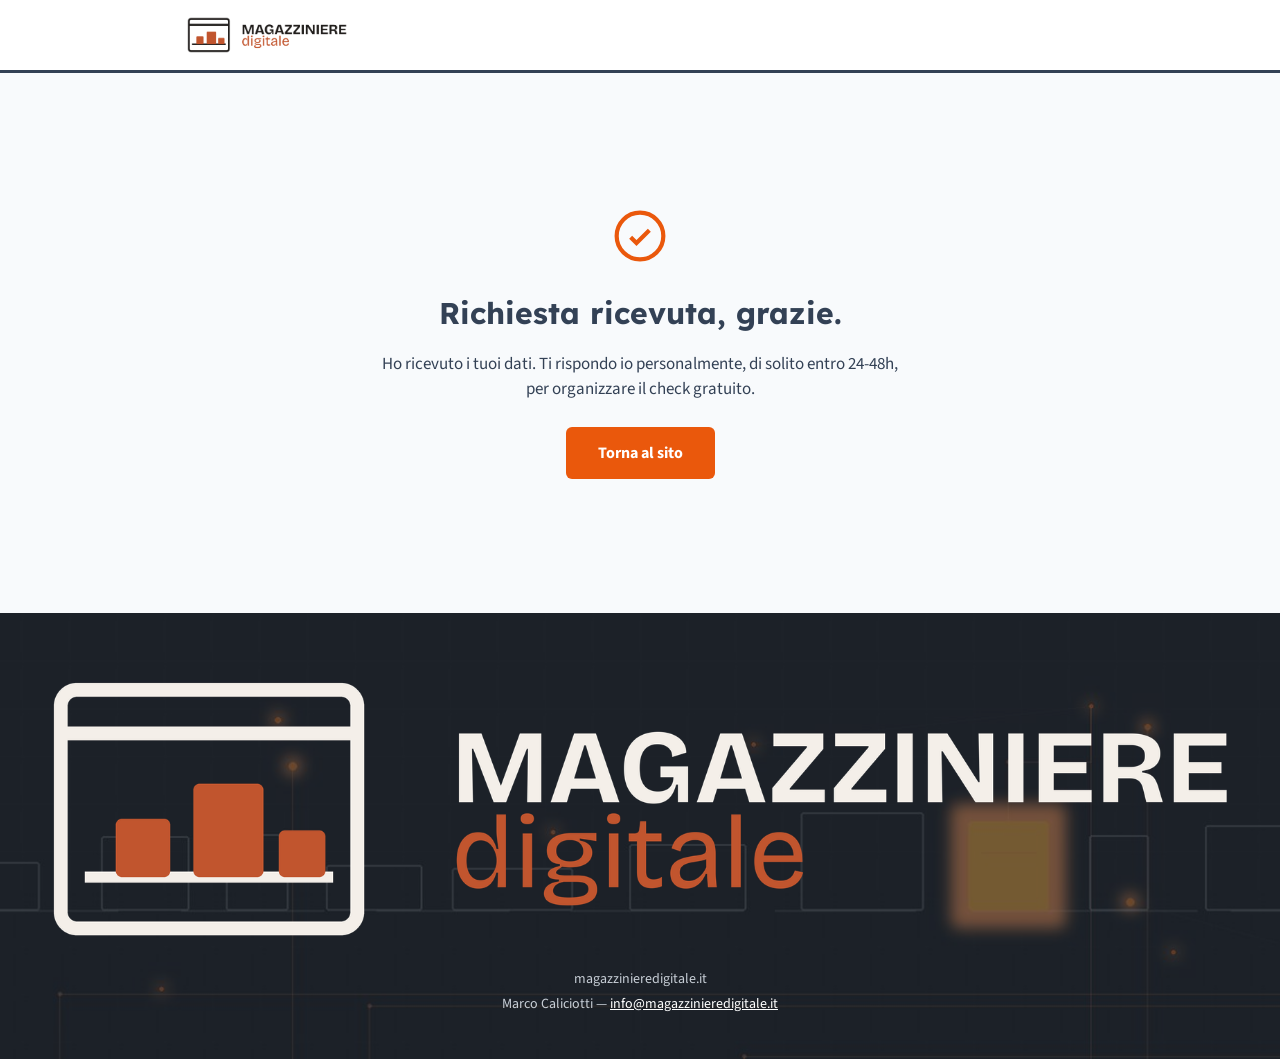
<file: grazie.html>
<!DOCTYPE html>
<html lang="it">
<head>
<meta charset="UTF-8">
<meta name="viewport" content="width=device-width, initial-scale=1">
<title>Richiesta ricevuta — Magazziniere Digitale</title>
<link rel="preconnect" href="https://fonts.googleapis.com">
<link rel="preconnect" href="https://fonts.gstatic.com" crossorigin>
<link href="https://fonts.googleapis.com/css2?family=Lexend:wght@600;700&family=Source+Sans+3:wght@400;600;700&display=swap" rel="stylesheet">
<link rel="stylesheet" href="style.css">
<style>
  .thanks-wrap {
    min-height: 60vh;
    display: flex;
    align-items: center;
    justify-content: center;
    text-align: center;
    padding: 48px 24px;
  }
  .thanks-box { max-width: 520px; }
  .thanks-box h1 { font-size: 30px; margin: 0 0 16px; color: var(--navy); }
  .thanks-box p { font-size: 17px; color: #334155; margin: 0 0 24px; }
  .check-icon {
    width: 56px; height: 56px; margin: 0 auto 20px;
    color: var(--accent);
  }
</style>
</head>
<body>

<header>
  <div class="wrap">
    <a href="index.html">
      <img class="logo" src="[data-uri]" alt="Magazziniere Digitale">
    </a>
  </div>
</header>

<div class="thanks-wrap">
  <div class="thanks-box">
    <svg class="check-icon" viewBox="0 0 24 24" fill="none" stroke="currentColor" stroke-width="1.8">
      <circle cx="12" cy="12" r="10"/><path d="M8 12.5l2.5 2.5L16 9.5"/>
    </svg>
    <h1>Richiesta ricevuta, grazie.</h1>
    <p>Ho ricevuto i tuoi dati. Ti rispondo io personalmente, di solito entro 24-48h, per organizzare il check gratuito.</p>
    <a href="index.html" class="btn">Torna al sito</a>
  </div>
</div>

<footer>
  <img class="logo-neg" src="[data-uri]" alt="Magazziniere Digitale">
  <p>magazzinieredigitale.it</p>
  <p>Marco Caliciotti — <a href="mailto:info@magazzinieredigitale.it">info@magazzinieredigitale.it</a></p>
</footer>

</body>
</html>
</file>
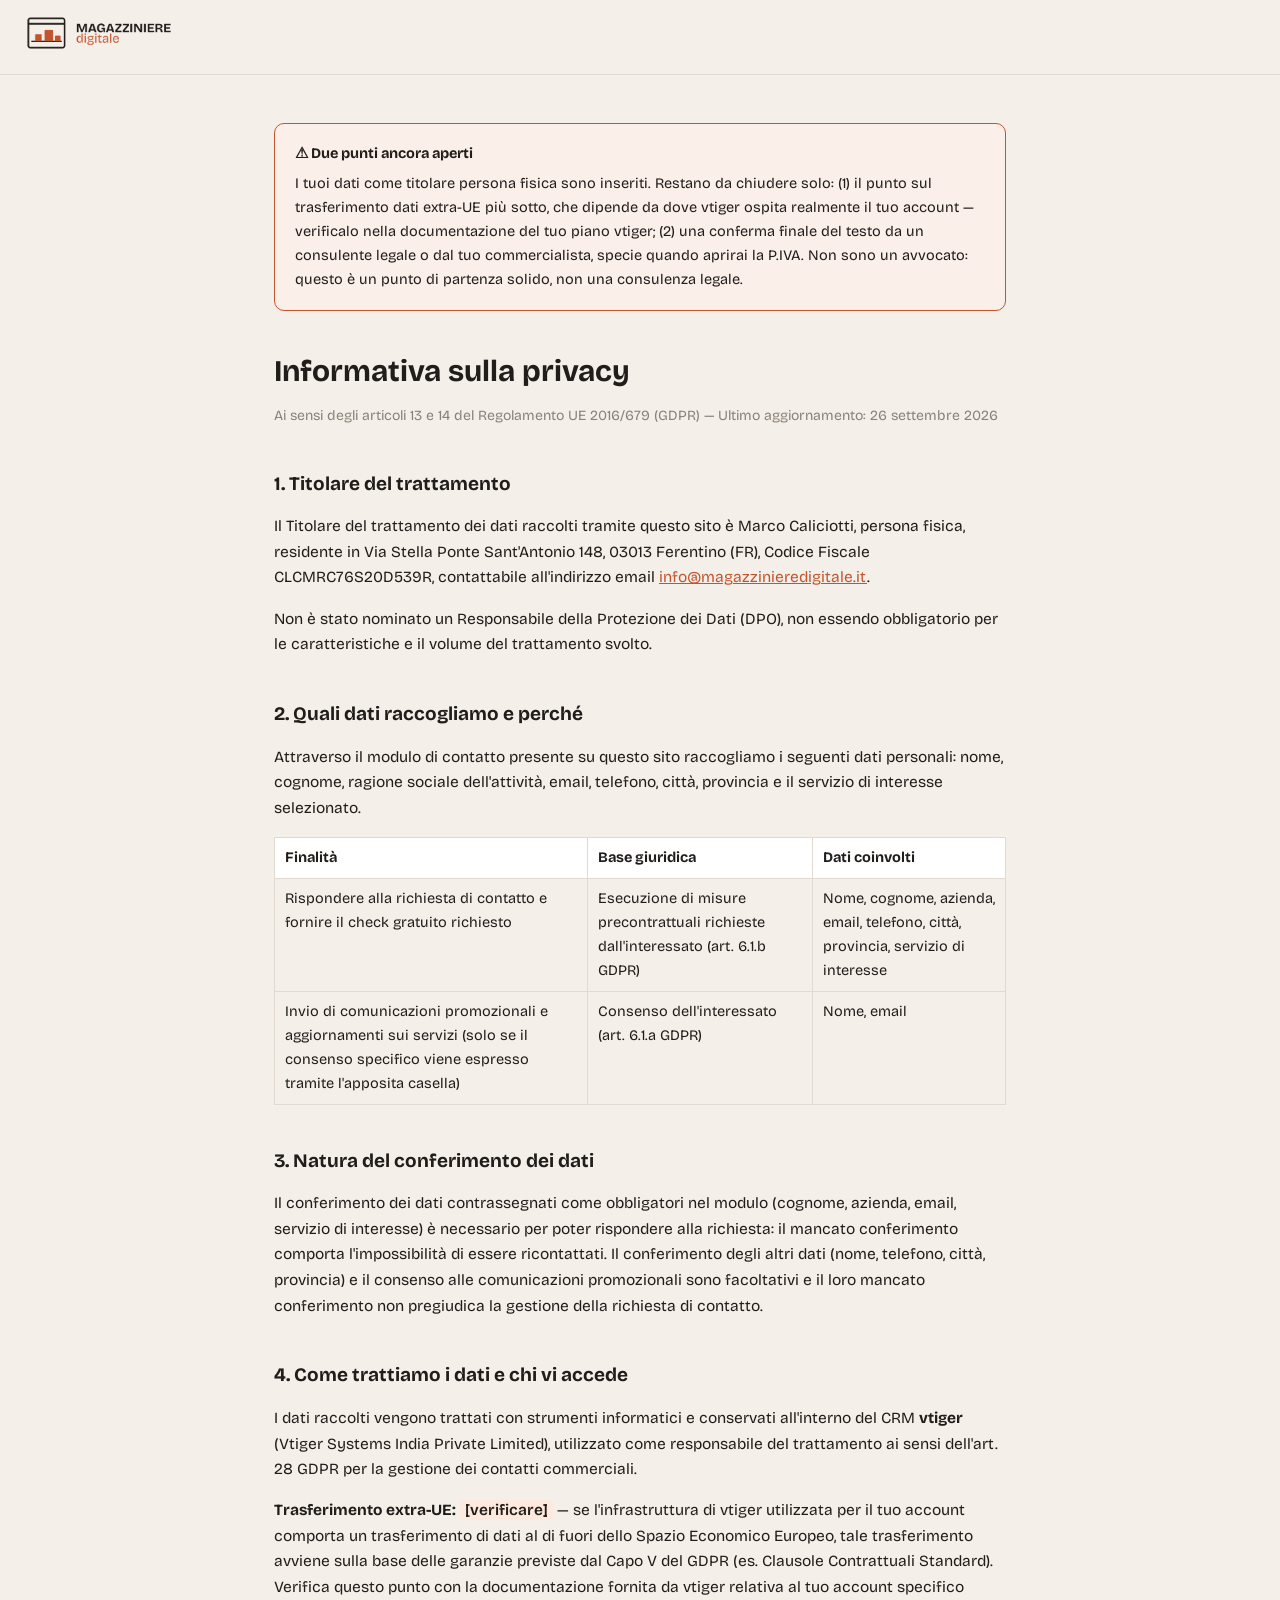
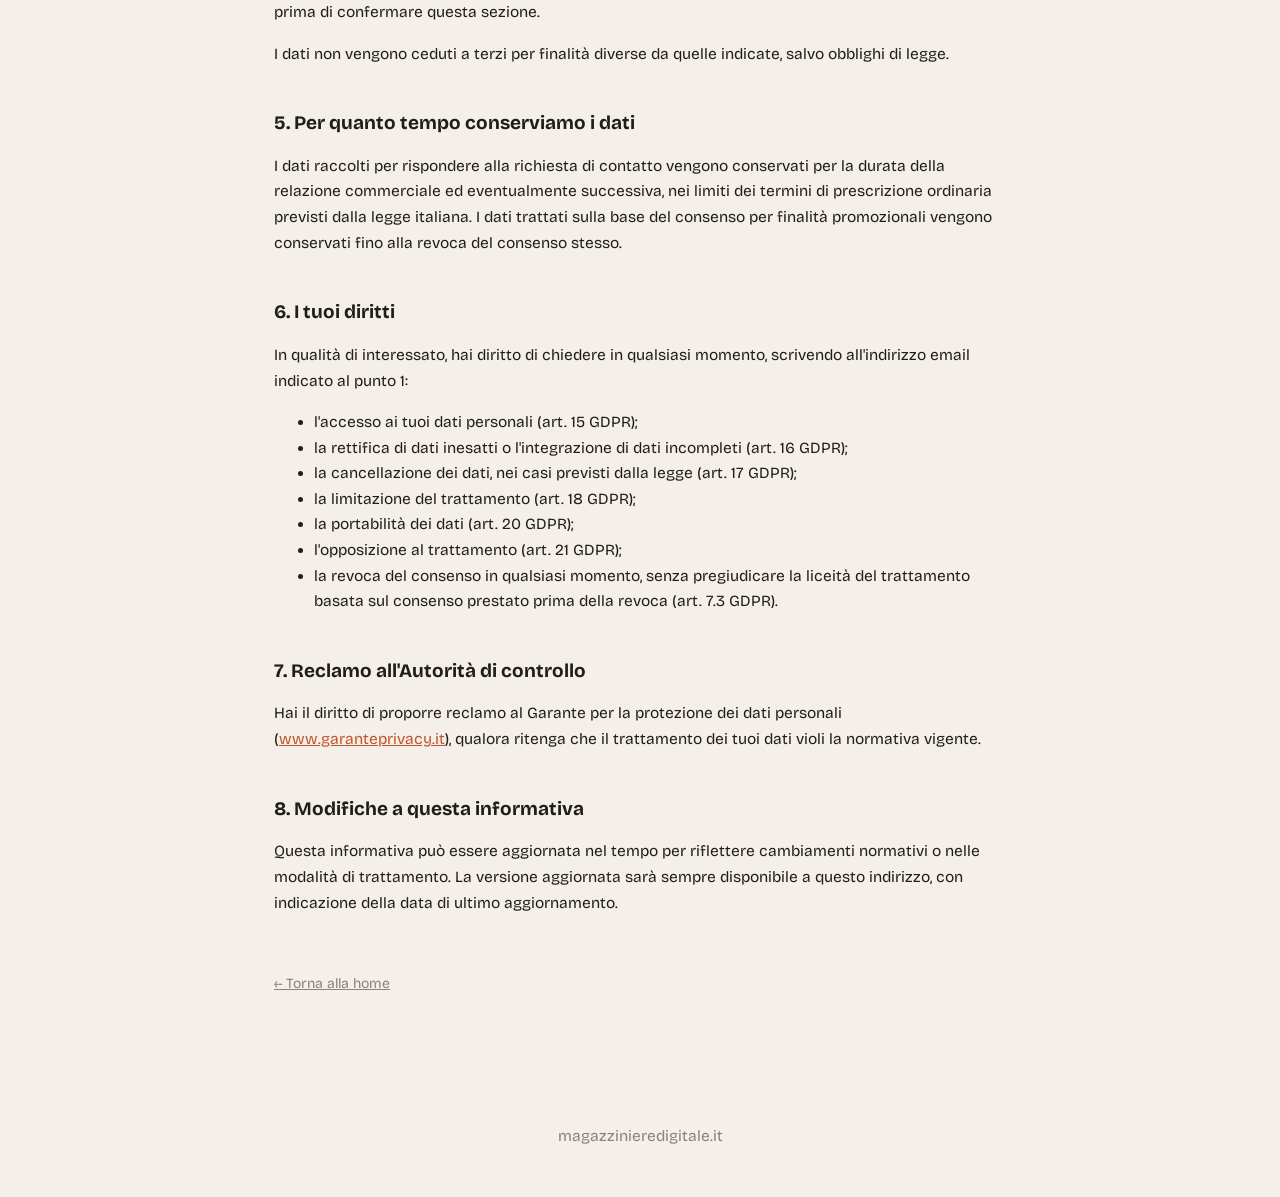
<file: privacy.html>
<!DOCTYPE html>
<html lang="it">
<head>
<meta charset="UTF-8">
<meta name="viewport" content="width=device-width, initial-scale=1">
<title>Informativa Privacy — Magazziniere Digitale</title>
<link rel="preconnect" href="https://fonts.googleapis.com">
<link rel="preconnect" href="https://fonts.gstatic.com" crossorigin>
<link href="https://fonts.googleapis.com/css2?family=Bricolage+Grotesque:opsz,wght@12..96,400;12..96,600;12..96,700&display=swap" rel="stylesheet">
<style>
  :root {
    --ink: #201D1B; --accent: #C1552E; --paper: #F4EFE9;
    --gray: #8A8178; --white: #FFFFFF; --border: #E2DAD0;
  }
  * { box-sizing: border-box; }
  body {
    margin: 0; font-family: 'Bricolage Grotesque', sans-serif;
    color: var(--ink); background: var(--paper); line-height: 1.65;
  }
  header {
    background: var(--paper); border-bottom: 1px solid var(--border);
    padding: 14px 24px;
  }
  header img { height: 38px; }
  .wrap { max-width: 780px; margin: 0 auto; padding: 48px 24px 80px; }
  h1 { font-size: 30px; margin: 0 0 8px; }
  .updated { color: var(--gray); font-size: 14px; margin-bottom: 32px; }
  h2 { font-size: 19px; margin: 40px 0 12px; }
  p, li { font-size: 15.5px; }
  a { color: var(--accent); }
  .todo {
    background: #FBEFE9; border: 1px solid var(--accent);
    border-radius: 10px; padding: 18px 20px; margin-bottom: 36px;
    font-size: 14.5px;
  }
  .todo strong { display: block; margin-bottom: 6px; }
  .placeholder { background: #FDE9DD; padding: 1px 5px; border-radius: 4px; font-weight: 600; }
  table { width: 100%; border-collapse: collapse; margin: 16px 0; font-size: 14.5px; }
  th, td { border: 1px solid var(--border); padding: 8px 10px; text-align: left; vertical-align: top; }
  th { background: var(--white); }
  footer { text-align: center; padding: 32px; color: var(--gray); font-size: 13px; }
  .back { display: inline-block; margin-top: 40px; color: var(--gray); font-size: 14px; }
</style>
</head>
<body>

<header>
  <img src="[data-uri]" alt="Magazziniere Digitale">
</header>

<div class="wrap">

  <div class="todo">
    <strong>⚠ Due punti ancora aperti</strong>
    I tuoi dati come titolare persona fisica sono inseriti. Restano da chiudere solo: (1) il punto sul trasferimento dati extra-UE più sotto, che dipende da dove vtiger ospita realmente il tuo account — verificalo nella documentazione del tuo piano vtiger; (2) una conferma finale del testo da un consulente legale o dal tuo commercialista, specie quando aprirai la P.IVA. Non sono un avvocato: questo è un punto di partenza solido, non una consulenza legale.
  </div>

  <h1>Informativa sulla privacy</h1>
  <div class="updated">Ai sensi degli articoli 13 e 14 del Regolamento UE 2016/679 (GDPR) — Ultimo aggiornamento: 26 settembre 2026</div>

  <h2>1. Titolare del trattamento</h2>
  <p>Il Titolare del trattamento dei dati raccolti tramite questo sito è
  Marco Caliciotti, persona fisica,
  residente in Via Stella Ponte Sant'Antonio 148, 03013 Ferentino (FR),
  Codice Fiscale CLCMRC76S20D539R,
  contattabile all'indirizzo email <a href="mailto:info@magazzinieredigitale.it">info@magazzinieredigitale.it</a>.</p>
  <p>Non è stato nominato un Responsabile della Protezione dei Dati (DPO), non essendo obbligatorio per le caratteristiche e il volume del trattamento svolto.</p>

  <h2>2. Quali dati raccogliamo e perché</h2>
  <p>Attraverso il modulo di contatto presente su questo sito raccogliamo i seguenti dati personali: nome, cognome, ragione sociale dell'attività, email, telefono, città, provincia e il servizio di interesse selezionato.</p>

  <table>
    <tr><th>Finalità</th><th>Base giuridica</th><th>Dati coinvolti</th></tr>
    <tr>
      <td>Rispondere alla richiesta di contatto e fornire il check gratuito richiesto</td>
      <td>Esecuzione di misure precontrattuali richieste dall'interessato (art. 6.1.b GDPR)</td>
      <td>Nome, cognome, azienda, email, telefono, città, provincia, servizio di interesse</td>
    </tr>
    <tr>
      <td>Invio di comunicazioni promozionali e aggiornamenti sui servizi (solo se il consenso specifico viene espresso tramite l'apposita casella)</td>
      <td>Consenso dell'interessato (art. 6.1.a GDPR)</td>
      <td>Nome, email</td>
    </tr>
  </table>

  <h2>3. Natura del conferimento dei dati</h2>
  <p>Il conferimento dei dati contrassegnati come obbligatori nel modulo (cognome, azienda, email, servizio di interesse) è necessario per poter rispondere alla richiesta: il mancato conferimento comporta l'impossibilità di essere ricontattati. Il conferimento degli altri dati (nome, telefono, città, provincia) e il consenso alle comunicazioni promozionali sono facoltativi e il loro mancato conferimento non pregiudica la gestione della richiesta di contatto.</p>

  <h2>4. Come trattiamo i dati e chi vi accede</h2>
  <p>I dati raccolti vengono trattati con strumenti informatici e conservati all'interno del CRM <strong>vtiger</strong> (Vtiger Systems India Private Limited), utilizzato come responsabile del trattamento ai sensi dell'art. 28 GDPR per la gestione dei contatti commerciali.</p>
  <p><strong>Trasferimento extra-UE:</strong> <span class="placeholder">[verificare]</span> — se l'infrastruttura di vtiger utilizzata per il tuo account comporta un trasferimento di dati al di fuori dello Spazio Economico Europeo, tale trasferimento avviene sulla base delle garanzie previste dal Capo V del GDPR (es. Clausole Contrattuali Standard). Verifica questo punto con la documentazione fornita da vtiger relativa al tuo account specifico prima di confermare questa sezione.</p>
  <p>I dati non vengono ceduti a terzi per finalità diverse da quelle indicate, salvo obblighi di legge.</p>

  <h2>5. Per quanto tempo conserviamo i dati</h2>
  <p>I dati raccolti per rispondere alla richiesta di contatto vengono conservati per la durata della relazione commerciale ed eventualmente successiva, nei limiti dei termini di prescrizione ordinaria previsti dalla legge italiana. I dati trattati sulla base del consenso per finalità promozionali vengono conservati fino alla revoca del consenso stesso.</p>

  <h2>6. I tuoi diritti</h2>
  <p>In qualità di interessato, hai diritto di chiedere in qualsiasi momento, scrivendo all'indirizzo email indicato al punto 1:</p>
  <ul>
    <li>l'accesso ai tuoi dati personali (art. 15 GDPR);</li>
    <li>la rettifica di dati inesatti o l'integrazione di dati incompleti (art. 16 GDPR);</li>
    <li>la cancellazione dei dati, nei casi previsti dalla legge (art. 17 GDPR);</li>
    <li>la limitazione del trattamento (art. 18 GDPR);</li>
    <li>la portabilità dei dati (art. 20 GDPR);</li>
    <li>l'opposizione al trattamento (art. 21 GDPR);</li>
    <li>la revoca del consenso in qualsiasi momento, senza pregiudicare la liceità del trattamento basata sul consenso prestato prima della revoca (art. 7.3 GDPR).</li>
  </ul>

  <h2>7. Reclamo all'Autorità di controllo</h2>
  <p>Hai il diritto di proporre reclamo al Garante per la protezione dei dati personali (<a href="https://www.garanteprivacy.it" target="_blank">www.garanteprivacy.it</a>), qualora ritenga che il trattamento dei tuoi dati violi la normativa vigente.</p>

  <h2>8. Modifiche a questa informativa</h2>
  <p>Questa informativa può essere aggiornata nel tempo per riflettere cambiamenti normativi o nelle modalità di trattamento. La versione aggiornata sarà sempre disponibile a questo indirizzo, con indicazione della data di ultimo aggiornamento.</p>

  <a href="/" class="back">← Torna alla home</a>
</div>

<footer>
  <p>magazzinieredigitale.it</p>
</footer>

</body>
</html>
</file>
<file: style.css>
:root {
    --navy: #334155;
    --ink-deep: #1E232A;
    --accent: #EA580C;
    --accent-hover: #C2470A;
    --paper: #F8FAFC;
    --gray: #64748B;
    --white: #FFFFFF;
    --border: #E2E8F0;
    --hero-text-muted: #D6DCE3;
  }
  * { box-sizing: border-box; }
  body {
    margin: 0;
    font-family: 'Source Sans 3', Arial, Helvetica, sans-serif;
    color: #1E232A;
    background: var(--paper);
    line-height: 1.5;
  }
  h1, h2, h3, h4 {
    font-family: 'Lexend', 'Source Sans 3', sans-serif;
  }
  img { max-width: 100%; display: block; }
  a { color: var(--navy); }
  a:focus-visible, button:focus-visible, input:focus-visible, select:focus-visible {
    outline: 3px solid var(--accent);
    outline-offset: 2px;
  }

  header {
    position: sticky; top: 0; z-index: 10;
    background: var(--white);
    border-bottom: 3px solid var(--navy);
    padding: 14px 24px;
  }
  header .logo { height: 42px; }

  .wrap { max-width: 960px; margin: 0 auto; padding: 0 24px; }

  .hero {
    position: relative;
    padding: 96px 24px 88px;
    text-align: center;
    background-image: url('hero-bg.jpg');
    background-size: cover;
    background-position: center;
    overflow: hidden;
  }
  .hero::before {
    content: '';
    position: absolute;
    inset: 0;
    background: radial-gradient(ellipse at center, rgba(30,35,42,0.55) 0%, rgba(24,28,34,0.82) 100%);
  }
  .hero > * { position: relative; z-index: 1; }
  .hero h1 {
    font-size: clamp(28px, 4vw, 44px);
    font-weight: 700;
    margin: 0 0 20px;
    color: var(--white);
  }
  .hero p {
    font-size: 18px;
    color: var(--hero-text-muted);
    max-width: 620px;
    margin: 0 auto 12px;
  }
  .hero .credibility {
    font-size: 15px;
    color: var(--hero-text-muted);
    opacity: 0.9;
    margin: 0 auto 28px;
  }
  .hero .scroll-hint {
    display: inline-block;
    margin-top: 18px;
    color: var(--hero-text-muted);
    font-size: 14px;
    text-decoration: underline;
  }
  .btn {
    display: inline-block;
    background: var(--accent);
    color: var(--white);
    text-decoration: none;
    font-weight: 700;
    padding: 14px 32px;
    border-radius: 6px;
    font-size: 16px;
    border: none;
    cursor: pointer;
    font-family: inherit;
  }
  .btn:hover { background: var(--accent-hover); }
  .btn:disabled { opacity: 0.7; cursor: default; }

  section { padding: 56px 0; }
  .section-title {
    font-size: 28px;
    font-weight: 700;
    text-align: center;
    margin-bottom: 40px;
    color: var(--navy);
  }

  .cards {
    display: grid;
    grid-template-columns: 1fr 1fr;
    gap: 24px;
  }
  @media (max-width: 700px) { .cards { grid-template-columns: 1fr; } }
  .card {
    background: var(--white);
    border: 1px solid var(--border);
    border-top: 4px solid var(--navy);
    border-radius: 8px;
    padding: 32px;
  }
  .card-icon {
    width: 40px; height: 40px;
    margin-bottom: 16px;
    color: var(--accent);
  }
  .card h3 { margin: 0 0 12px; font-size: 20px; color: var(--navy); font-weight: 700; }
  .card p { margin: 0; color: var(--gray); }

  .steps {
    display: grid;
    grid-template-columns: repeat(3, 1fr);
    gap: 24px;
    text-align: center;
  }
  @media (max-width: 700px) { .steps { grid-template-columns: 1fr; } }
  .step-num {
    width: 40px; height: 40px;
    background: var(--navy); color: var(--white);
    border-radius: 50%;
    display: flex; align-items: center; justify-content: center;
    font-weight: 700;
    margin: 0 auto 16px;
  }
  .step h4 { margin: 0 0 8px; color: var(--navy); }
  .step p { margin: 0; color: var(--gray); font-size: 15px; }

  #chi-sono { background: var(--white); border-top: 1px solid var(--border); }
  .chi-sono-box {
    max-width: 640px;
    margin: 0 auto;
    text-align: center;
  }
  .chi-sono-box p {
    font-size: 17px;
    color: #334155;
    margin: 0 0 12px;
  }
  .chi-sono-box .firma {
    font-weight: 700;
    color: var(--navy);
  }

  #faq { background: var(--paper); }
  .faq-item {
    max-width: 720px;
    margin: 0 auto 20px;
    border-bottom: 1px solid var(--border);
    padding-bottom: 20px;
  }
  .faq-item h4 {
    color: var(--navy);
    margin: 0 0 8px;
    font-size: 17px;
  }
  .faq-item p {
    margin: 0;
    color: var(--gray);
  }

  #contatti { background: var(--white); border-top: 1px solid var(--border); border-bottom: 1px solid var(--border); }

  .form-grid { display: grid; grid-template-columns: 1fr 1fr; gap: 20px; }
  @media (max-width: 700px) { .form-grid { grid-template-columns: 1fr; } }
  .form-grid .full { grid-column: 1 / -1; }
  .field label { display: block; font-weight: 700; font-size: 14px; margin-bottom: 6px; color: var(--navy); }
  .field input[type=text], .field input[type=email], .field select {
    width: 100%;
    padding: 11px 12px;
    border: 1px solid var(--border);
    border-radius: 6px;
    font-family: inherit;
    font-size: 15px;
    background: var(--paper);
    color: #1E232A;
  }
  .field input:focus, .field select:focus {
    outline: 3px solid var(--accent);
    outline-offset: 1px;
    border-color: var(--navy);
  }
  .field input[name="firstname"],
  .field input[name="lastname"] {
    text-transform: capitalize;
  }
  .field input[name="company"] {
    text-trasform: uppercase;
  }
  .field-error {
    color: #C2470A;
    font-size: 13px;
    margin-top: 4px;
    display: none;
  }
  .field.has-error input,
  .field.has-error select {
    border-color: #C2470A;
  }
  .field.has-error .select2-selection {
    border-color: #C2470A !important;
  }
  .field.has-error .field-error { display: block; }

  .select2-container { width: 100% !important; }
  .select2-container .select2-selection--single {
    height: 44px; border: 1px solid var(--border); border-radius: 6px; background: var(--paper);
  }
  .select2-container--default .select2-selection--single .select2-selection__rendered { line-height: 42px; padding-left: 12px; }
  .select2-container--default .select2-selection--single .select2-selection__arrow { height: 42px; }

  .consent { display: flex; align-items: flex-start; gap: 10px; font-size: 14px; color: var(--gray); margin-top: 4px; }
  .consent input { margin-top: 3px; }

  .submit-row { margin-top: 8px; }
  .submit-reassurance { font-size: 14px; color: var(--gray); margin-top: 10px; }

  footer {
    position: relative;
    background-color: var(--ink-deep);
    background-image: url('footer-bg.jpg');
    background-size: cover;
    background-position: center;
    color: var(--white);
    padding: 40px 24px;
    text-align: center;
    overflow: hidden;
  }
  footer::before {
    content: '';
    position: absolute;
    inset: 0;
    background: rgba(30,35,42,0.55);
  }
  footer > * { position: relative; z-index: 1; }
  footer p { color: #C7CED6; font-size: 14px; margin: 4px 0; }
  footer a { color: var(--white); }
</file>
